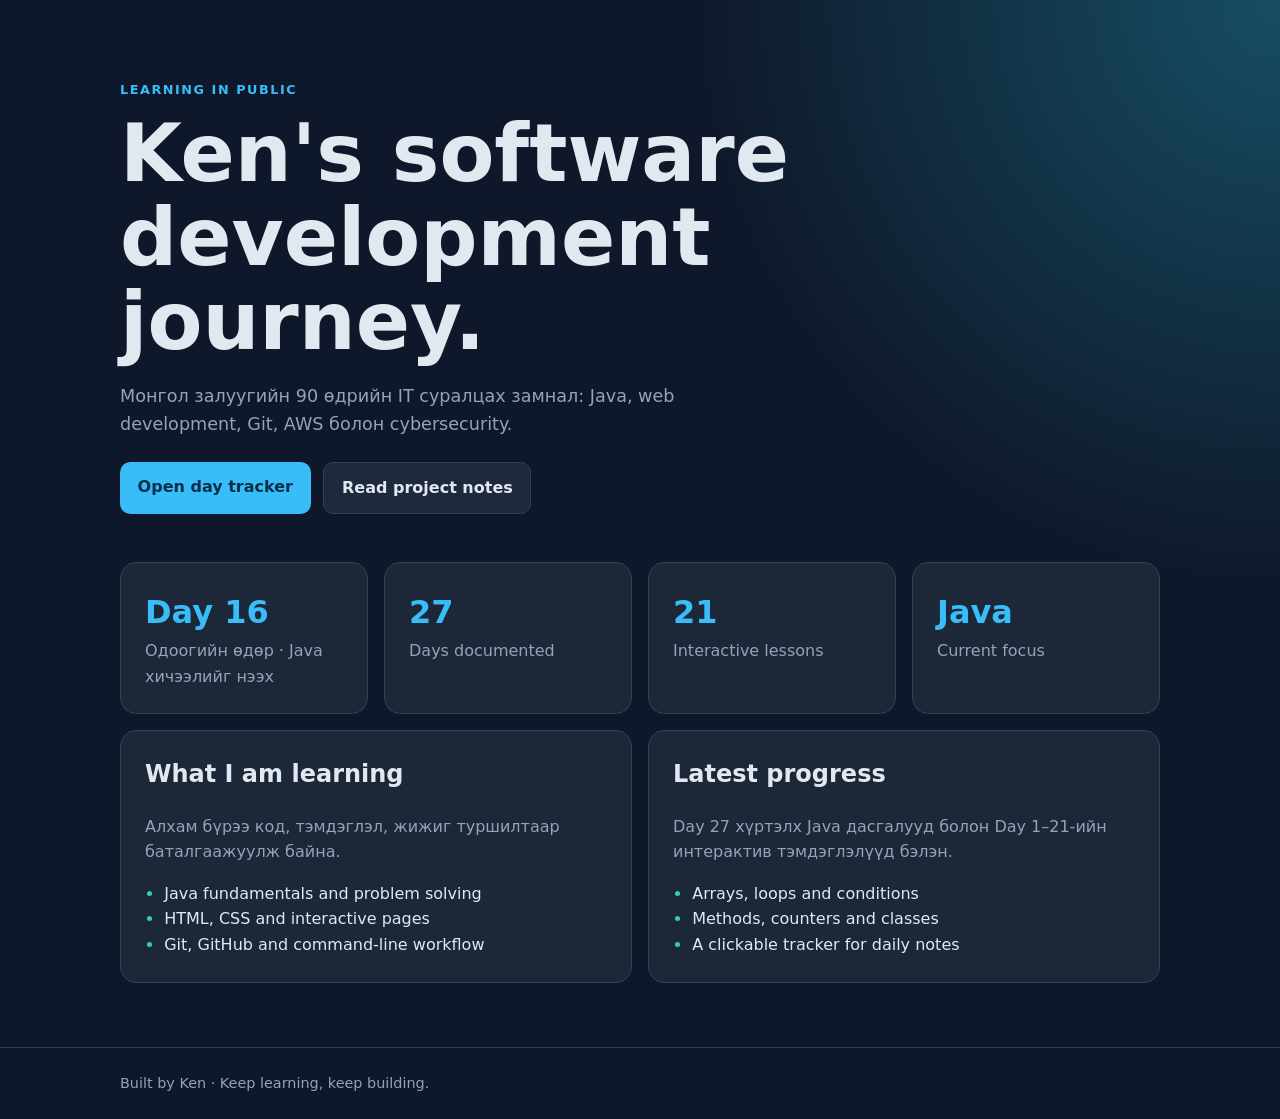
<file: index.html>
<!DOCTYPE html>
<html lang="en">
<head>
    <meta charset="UTF-8">
    <meta name="viewport" content="width=device-width, initial-scale=1.0">
    <meta name="description" content="Ken's software development learning journey">
    <title>Ken's Learning Journey</title>
    <style>
        :root {
            color-scheme: dark;
            --background: #0f172a;
            --surface: #1e293b;
            --surface-light: #334155;
            --text: #e2e8f0;
            --muted: #94a3b8;
            --accent: #38bdf8;
            --accent-strong: #0ea5e9;
            --success: #34d399;
        }

        * { box-sizing: border-box; }

        body {
            margin: 0;
            min-height: 100vh;
            font-family: Inter, ui-sans-serif, system-ui, -apple-system, sans-serif;
            color: var(--text);
            background: radial-gradient(circle at top right, #164e63 0, transparent 35%), var(--background);
            line-height: 1.6;
        }

        .container { width: min(1040px, 92%); margin: 0 auto; }

        header { padding: 5rem 0 3rem; }

        .eyebrow {
            margin: 0 0 .75rem;
            color: var(--accent);
            font-weight: 700;
            letter-spacing: .12em;
            text-transform: uppercase;
            font-size: .8rem;
        }

        h1 { max-width: 700px; margin: 0; font-size: clamp(2.5rem, 7vw, 5rem); line-height: 1.05; }
        header p { max-width: 620px; color: var(--muted); font-size: 1.1rem; }

        .actions { display: flex; flex-wrap: wrap; gap: .8rem; margin-top: 1.5rem; }
        .button { padding: .75rem 1.1rem; border-radius: .65rem; font-weight: 700; text-decoration: none; }
        .button-primary { color: #082f49; background: var(--accent); }
        .button-secondary { color: var(--text); border: 1px solid var(--surface-light); background: var(--surface); }
        .button:hover { filter: brightness(1.1); }

        .stats, .cards { display: grid; gap: 1rem; }
        .stats { grid-template-columns: repeat(auto-fit, minmax(150px, 1fr)); margin-bottom: 1rem; }
        .cards { grid-template-columns: repeat(2, 1fr); padding-bottom: 4rem; }
        .card, .stat { padding: 1.5rem; border: 1px solid var(--surface-light); border-radius: 1rem; background: color-mix(in srgb, var(--surface) 88%, transparent); }
        .stat strong { display: block; color: var(--accent); font-size: 2rem; }
        .stat span, .card p { color: var(--muted); }
        .stat-current { color: inherit; text-decoration: none; }
        .stat-current:hover, .stat-current:focus-visible { border-color: var(--accent); }
        .card h2 { margin-top: 0; }
        .card ul { margin-bottom: 0; padding-left: 1.2rem; }
        .card li::marker { color: var(--success); }

        footer { padding: 1.5rem 0; border-top: 1px solid var(--surface-light); color: var(--muted); font-size: .9rem; }

        @media (max-width: 650px) {
            header { padding-top: 3rem; }
            .stats, .cards { grid-template-columns: 1fr; }
        }
    </style>
</head>
<body>
    <header class="container">
        <p class="eyebrow">Learning in public</p>
        <h1>Ken's software development journey.</h1>
        <p>Монгол залуугийн 90 өдрийн IT суралцах замнал: Java, web development, Git, AWS болон cybersecurity.</p>
        <nav class="actions" aria-label="Main navigation">
            <a class="button button-primary" href="Day_Practices_21/index.html">Open day tracker</a>
            <a class="button button-secondary" href="README.md">Read project notes</a>
        </nav>
    </header>

    <main class="container">
        <section class="stats" aria-label="Progress summary">
            <a class="stat stat-current" href="Day_Practices_16/JAVA_LESSON.md" aria-label="Одоогийн өдөр: Day 16. Java хичээлийг нээх">
                <strong>Day 16</strong><span>Одоогийн өдөр · Java хичээлийг нээх</span>
            </a>
            <div class="stat"><strong>27</strong><span>Days documented</span></div>
            <div class="stat"><strong>21</strong><span>Interactive lessons</span></div>
            <div class="stat"><strong>Java</strong><span>Current focus</span></div>
        </section>

        <section class="cards">
            <article class="card">
                <h2>What I am learning</h2>
                <p>Алхам бүрээ код, тэмдэглэл, жижиг туршилтаар баталгаажуулж байна.</p>
                <ul>
                    <li>Java fundamentals and problem solving</li>
                    <li>HTML, CSS and interactive pages</li>
                    <li>Git, GitHub and command-line workflow</li>
                </ul>
            </article>
            <article class="card">
                <h2>Latest progress</h2>
                <p>Day 27 хүртэлх Java дасгалууд болон Day 1–21-ийн интерактив тэмдэглэлүүд бэлэн.</p>
                <ul>
                    <li>Arrays, loops and conditions</li>
                    <li>Methods, counters and classes</li>
                    <li>A clickable tracker for daily notes</li>
                </ul>
            </article>
        </section>
    </main>

    <footer>
        <div class="container">Built by Ken · Keep learning, keep building.</div>
    </footer>
</body>
</html>
</file>
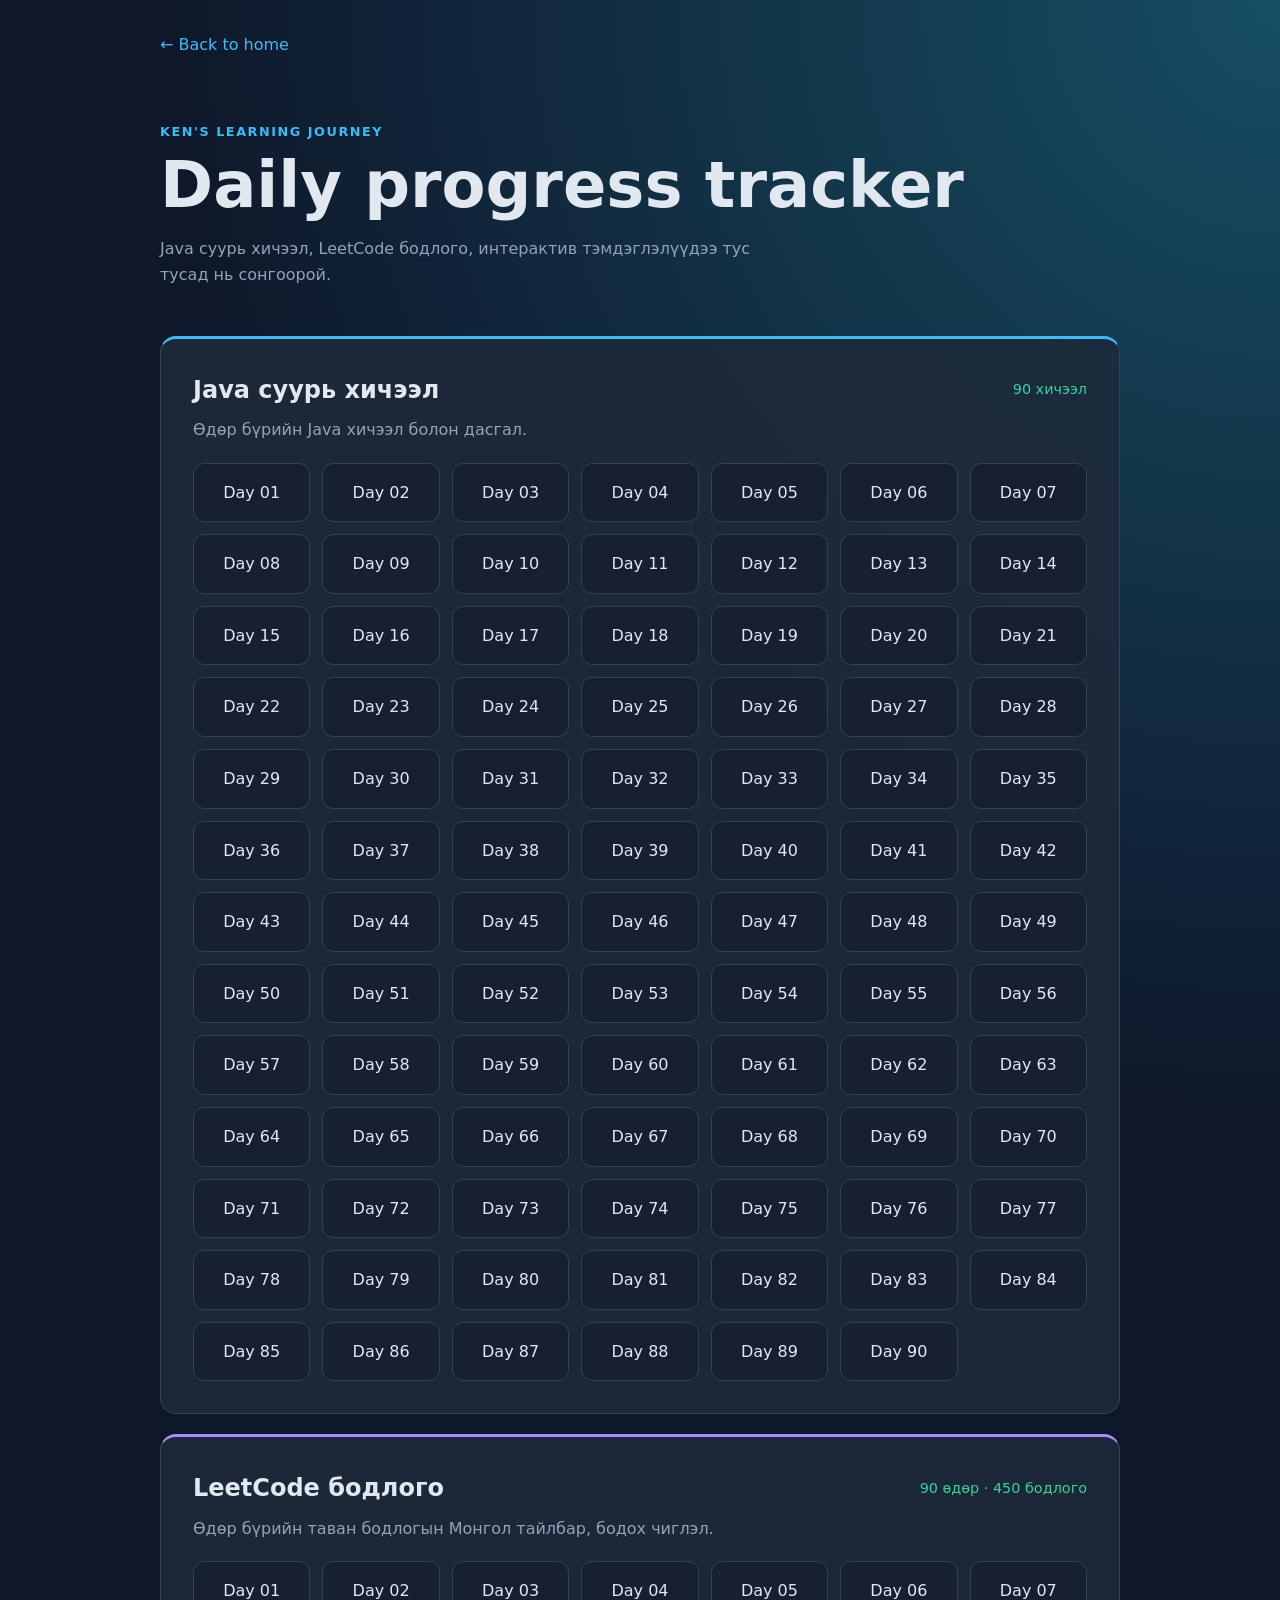
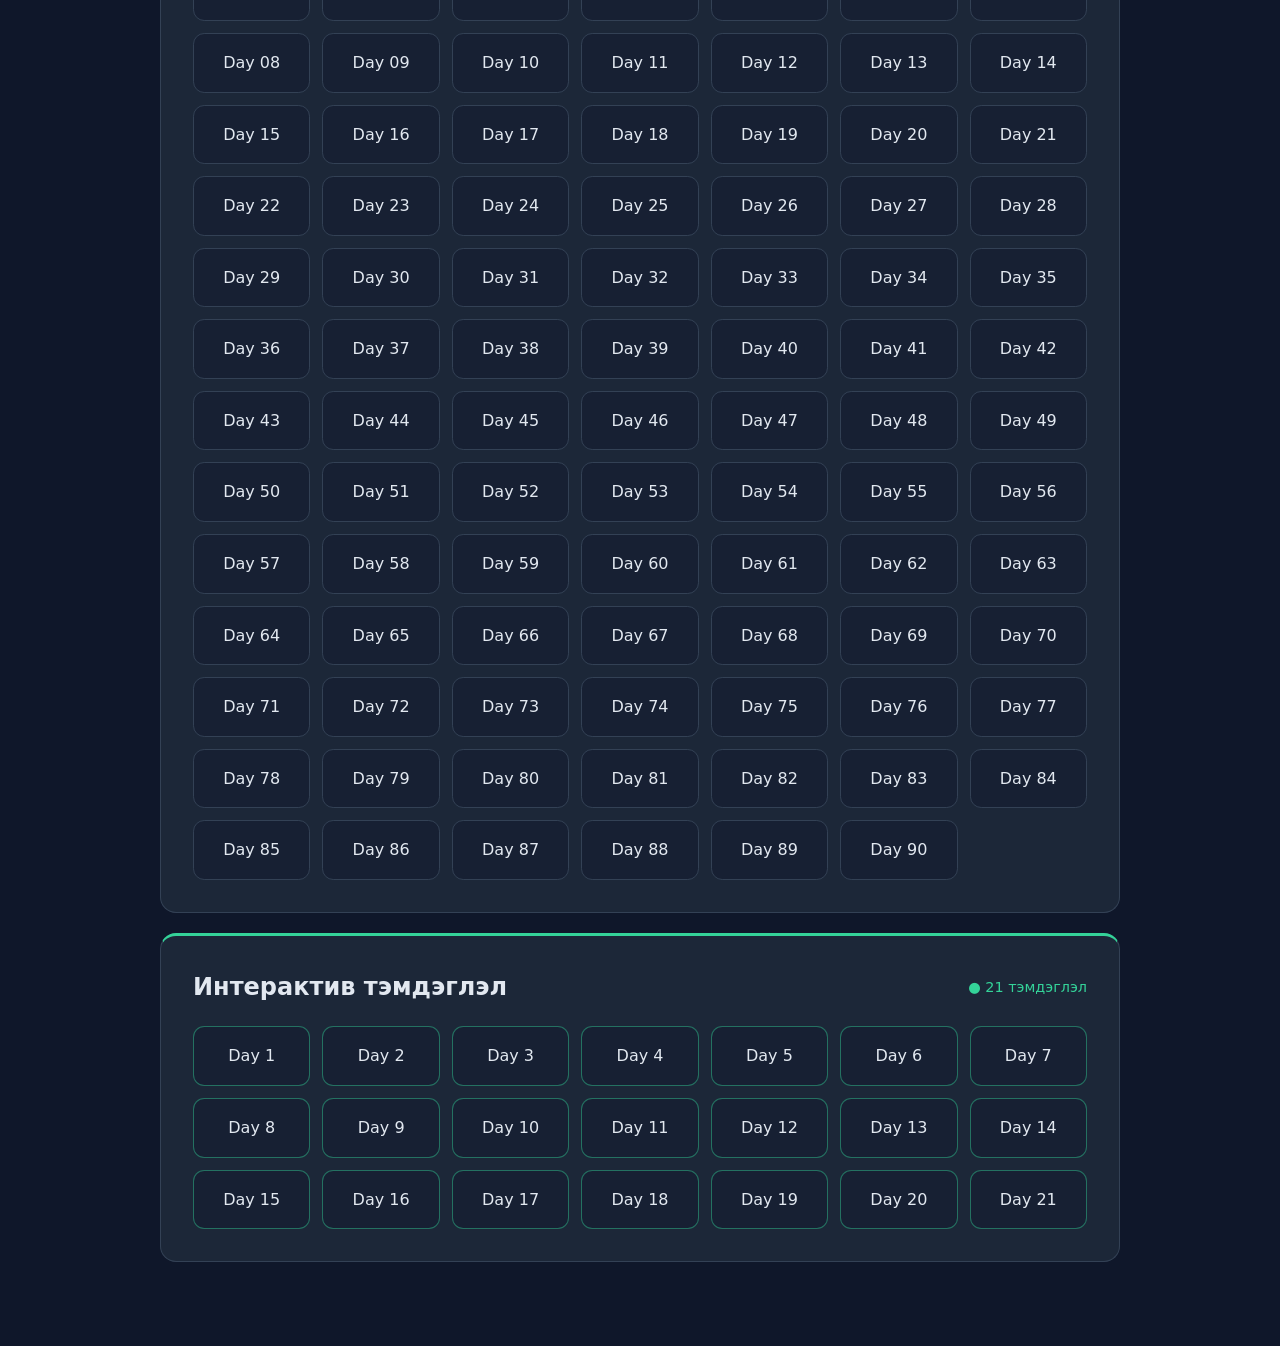
<file: Day_Practices_21/index.html>
<!DOCTYPE html>
<html lang="mn">
<head>
    <meta charset="UTF-8">
    <meta name="viewport" content="width=device-width, initial-scale=1.0">
    <title>Day Tracker | Ken's Learning Journey</title>
    <link rel="stylesheet" href="style.css">
</head>
<body>
    <main class="page-shell">
        <a class="back-link" href="../index.html">← Back to home</a>
        <header class="tracker-header">
            <p class="eyebrow">Ken's learning journey</p>
            <h1>Daily progress tracker</h1>
            <p>Java суурь хичээл, LeetCode бодлого, интерактив тэмдэглэлүүдээ тус тусад нь сонгоорой.</p>
        </header>

        <section class="tracker-card tracker-category tracker-category--basics" aria-labelledby="basics-title">
            <div class="section-heading">
                <h2 id="basics-title">Java суурь хичээл</h2>
                <span class="status">90 хичээл</span>
            </div>
            <p class="category-description">Өдөр бүрийн Java хичээл болон дасгал.</p>
            <div class="grid" id="basic-lessons-grid" aria-label="Java суурь хичээлүүд"></div>
        </section>

        <section class="tracker-card tracker-category tracker-category--leetcode" aria-labelledby="leetcode-title">
            <div class="section-heading">
                <h2 id="leetcode-title">LeetCode бодлого</h2>
                <span class="status">90 өдөр · 450 бодлого</span>
            </div>
            <p class="category-description">Өдөр бүрийн таван бодлогын Монгол тайлбар, бодох чиглэл.</p>
            <div class="grid" id="leetcode-grid" aria-label="LeetCode өдрүүд"></div>
        </section>

        <section class="tracker-card tracker-category tracker-category--notes" aria-labelledby="notes-title">
            <div class="section-heading">
                <h2 id="notes-title">Интерактив тэмдэглэл</h2>
                <span class="status"><span aria-hidden="true">●</span> 21 тэмдэглэл</span>
            </div>
            <div class="grid">
                <a href="day1.html" class="day-btn completed">Day 1</a>
                <a href="day2.html" class="day-btn completed">Day 2</a>
                <a href="day3.html" class="day-btn completed">Day 3</a>
                <a href="day4.html" class="day-btn completed">Day 4</a>
                <a href="day5.html" class="day-btn completed">Day 5</a>
                <a href="day6.html" class="day-btn completed">Day 6</a>
                <a href="day7.html" class="day-btn completed">Day 7</a>
                <a href="day8.html" class="day-btn completed">Day 8</a>
                <a href="day9.html" class="day-btn completed">Day 9</a>
                <a href="day10.html" class="day-btn completed">Day 10</a>
                <a href="day11.html" class="day-btn completed">Day 11</a>
                <a href="day12.html" class="day-btn completed">Day 12</a>
                <a href="day13.html" class="day-btn completed">Day 13</a>
                <a href="day14.html" class="day-btn completed">Day 14</a>
                <a href="day15.html" class="day-btn completed">Day 15</a>
                <a href="day16.html" class="day-btn completed">Day 16</a>
                <a href="day17.html" class="day-btn completed">Day 17</a>
                <a href="day18.html" class="day-btn completed">Day 18</a>
                <a href="day19.html" class="day-btn completed">Day 19</a>
                <a href="day20.html" class="day-btn completed">Day 20</a>
                <a href="day21.html" class="day-btn completed">Day 21</a>
            </div>
        </section>
    </main>
    <script>
        const dayGroups = [
            { gridId: "basic-lessons-grid", file: "JAVA_LESSON.md" },
            { gridId: "leetcode-grid", file: "README.md" }
        ];

        for (const group of dayGroups) {
            const grid = document.getElementById(group.gridId);
            for (let day = 1; day <= 90; day += 1) {
                const dayNumber = String(day).padStart(2, "0");
                const link = document.createElement("a");
                link.className = "day-btn";
                link.href = `../Day_Practices_${dayNumber}/${group.file}`;
                link.textContent = `Day ${dayNumber}`;
                grid.append(link);
            }
        }
    </script>
</body>
</html>
</file>
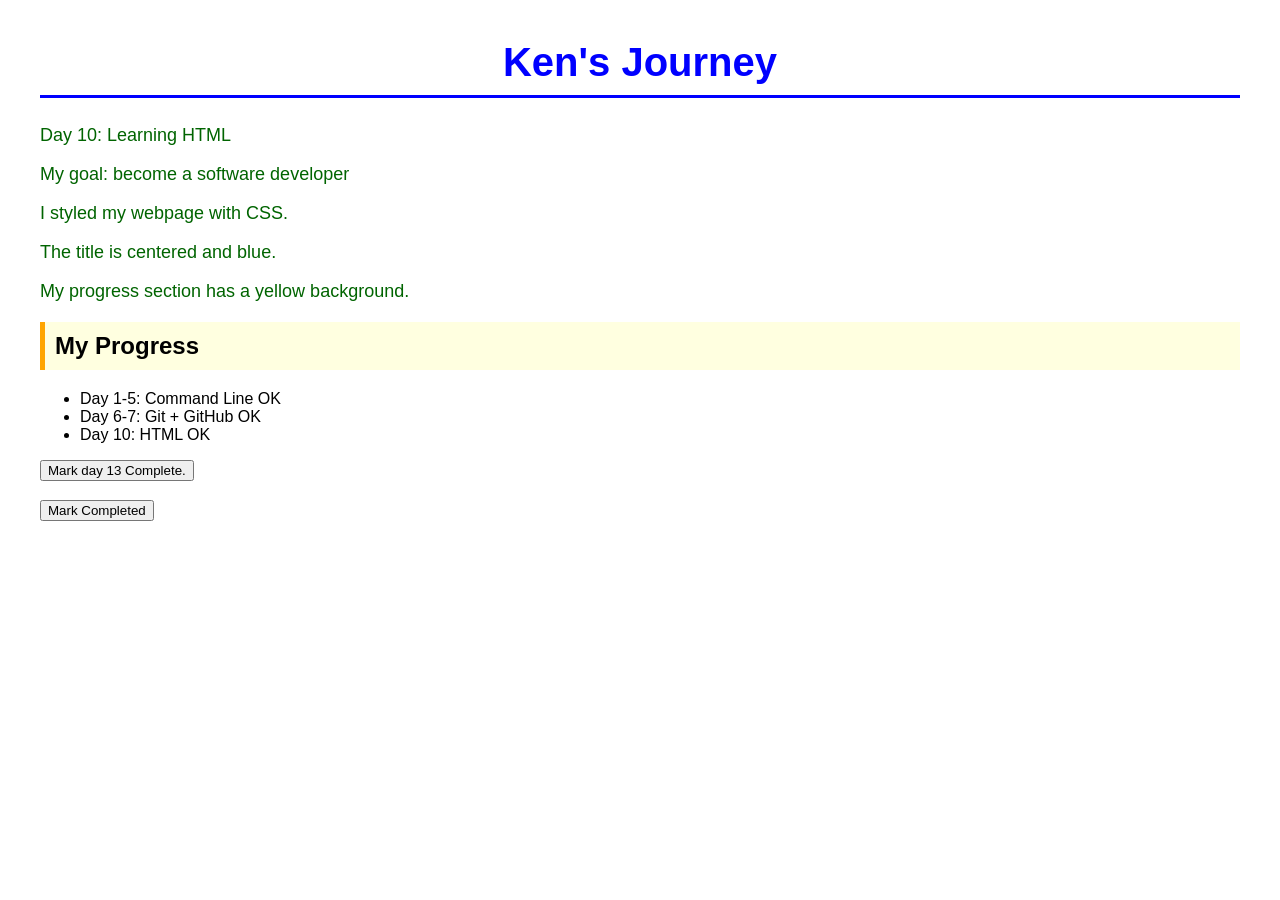
<file: Work/index.html>
<!DOCTYPE html>
<html lang="en">
<head>
    <meta charset="UTF-8">
    <meta name="viewport" content="width=device-width, initial-scale=1.0">
    <title>website own </title>

    <style>
        h1 {
            color: blue; 
            font-size: 40px;
        }
        p {
            color: darkgreen;
            font-size: 18px;
        }
        h2 {
           background-color: lightyellow;
        }

        body {
            font-family: Arial, sans-serif; 
            margin: 40px;
            padding-bottom: 10px;

        }

        h1 {
            text-align: center;
            border-bottom: 3px solid blue; 
            padding-bottom: 10px;
        }

        h2 {
            padding: 10px; 
            border-left: 5px solid orange;

        }
</style>

</head>
<body>

</body>

<h1>Ken's Journey</h1> 
</html> 

<p>Day 10: Learning HTML</p>
<p>My goal: become a software developer</p>
<p> I styled my webpage with CSS.</p>
<p> The title is centered and blue.</p>
<p> My progress section has a yellow background. </p>
<h2>My Progress</h2>
<ul>
    <li>Day 1-5: Command Line OK</li>
    <li>Day 6-7: Git + GitHub OK </li>
    <li>Day 10: HTML OK</li>
</ul>
 



<button onclick="alert('Day14 done!')"> Mark day 13 Complete. </button>

 <p><id="day 14: Not Completed"</p>
 <button onclick="markDone()">Mark Completed</button>

 <script> 
    function markDone() {
        document.getElementById('day14').texContent = 'Day14: Completed!';
    }
 </script>
</file>
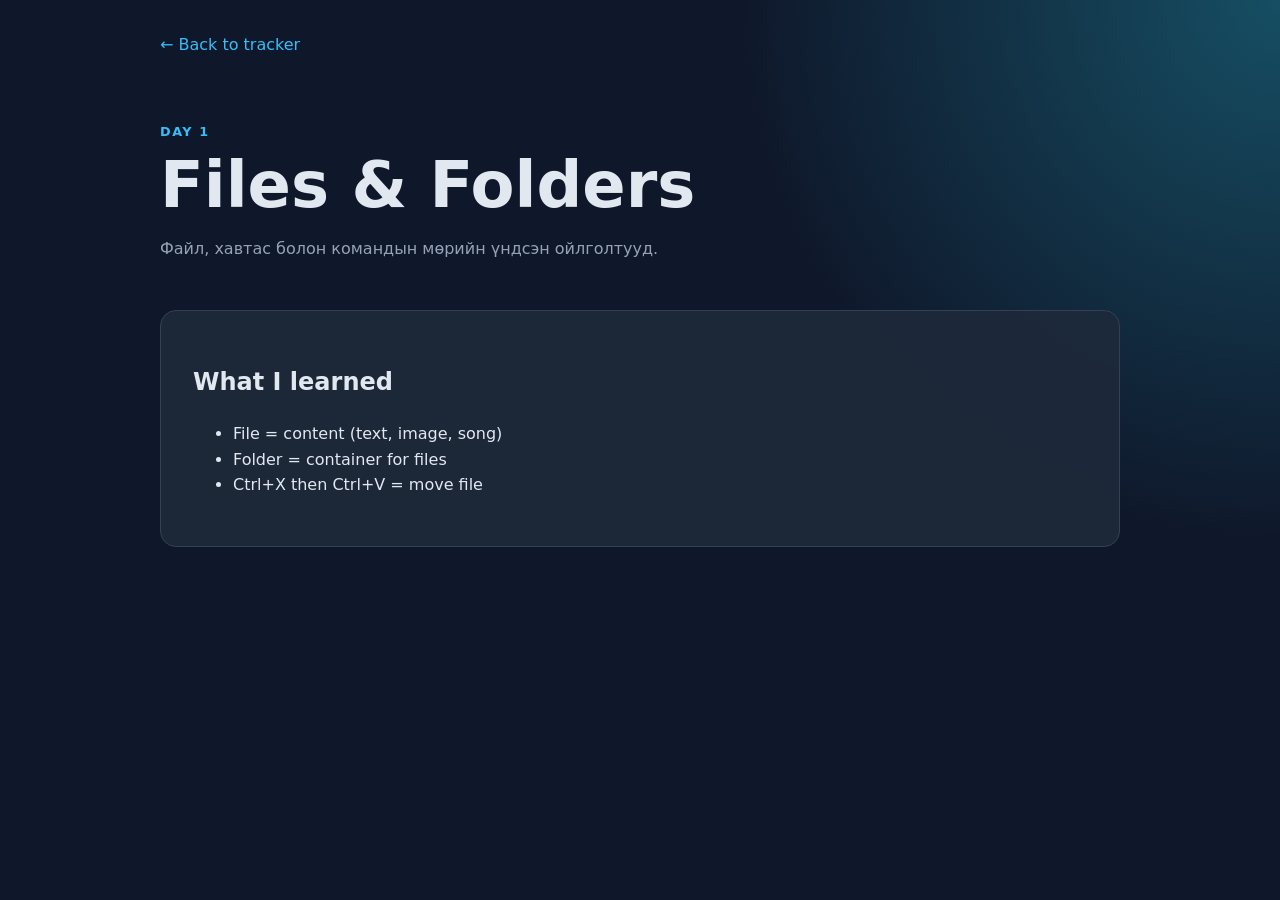
<file: Day_Practices_21/day1.html>
<!DOCTYPE html>
<html lang="en">
<head>
    <meta charset="UTF-8">
    <meta name="viewport" content="width=device-width, initial-scale=1.0">
    <title>Day 1 | Files &amp; Folders</title>
    <link rel="stylesheet" href="style.css">
</head>
<body>
    <main class="page-shell">
        <a class="back-link" href="index.html">← Back to tracker</a>
        <header class="tracker-header">
            <p class="eyebrow">Day 1</p>
            <h1>Files &amp; Folders</h1>
            <p>Файл, хавтас болон командын мөрийн үндсэн ойлголтууд.</p>
        </header>
        <section class="tracker-card">
            <h2>What I learned</h2>
            <ul>
                <li>File = content (text, image, song)</li>
                <li>Folder = container for files</li>
                <li>Ctrl+X then Ctrl+V = move file</li>
            </ul>
        </section>
    </main>
</body>
</html>
</file>
<file: Day_Practices_21/style.css>
:root {
    color-scheme: dark;
    --background: #0f172a;
    --surface: #1e293b;
    --border: #334155;
    --text: #e2e8f0;
    --muted: #94a3b8;
    --accent: #38bdf8;
    --success: #34d399;
}

* { box-sizing: border-box; }

body {
    margin: 0;
    min-height: 100vh;
    font-family: Inter, ui-sans-serif, system-ui, -apple-system, sans-serif;
    color: var(--text);
    background: radial-gradient(circle at top right, #164e63 0, transparent 35%), var(--background);
    line-height: 1.6;
}

.page-shell { width: min(960px, 92%); margin: 0 auto; padding: 2rem 0 4rem; }
.back-link { color: var(--accent); text-decoration: none; }
.back-link:hover { text-decoration: underline; }
.tracker-header { padding: 4rem 0 2rem; }
.eyebrow { margin: 0 0 .5rem; color: var(--accent); font-size: .8rem; font-weight: 700; letter-spacing: .12em; text-transform: uppercase; }
h1 { margin: 0; font-size: clamp(2.3rem, 6vw, 4rem); line-height: 1.1; }
.tracker-header p:last-child { max-width: 620px; color: var(--muted); }
.tracker-card { margin-bottom: 1.25rem; padding: clamp(1rem, 4vw, 2rem); border: 1px solid var(--border); border-radius: 1rem; background: rgb(30 41 59 / 88%); }
.tracker-category--basics { border-top: 3px solid var(--accent); }
.tracker-category--leetcode { border-top: 3px solid #a78bfa; }
.tracker-category--notes { border-top: 3px solid var(--success); }
.section-heading { display: flex; align-items: center; justify-content: space-between; gap: 1rem; margin-bottom: 1.25rem; }
.section-heading h2 { margin: 0; }
.status { color: var(--success); font-size: .9rem; }
.category-description { margin: -0.75rem 0 1.25rem; color: var(--muted); }
.grid { display: grid; grid-template-columns: repeat(7, 1fr); gap: .75rem; }
.day-btn { padding: 1rem .5rem; border: 1px solid var(--border); border-radius: .7rem; color: var(--text); background: #172033; text-align: center; text-decoration: none; transition: transform .2s, border-color .2s, background .2s; }
.day-btn:hover, .day-btn:focus-visible { border-color: var(--accent); background: #164e63; transform: translateY(-2px); }
.day-btn.completed { border-color: rgb(52 211 153 / 45%); }

@media (max-width: 700px) { .grid { grid-template-columns: repeat(3, 1fr); } }
@media (max-width: 380px) { .grid { grid-template-columns: repeat(2, 1fr); } }
</file>
